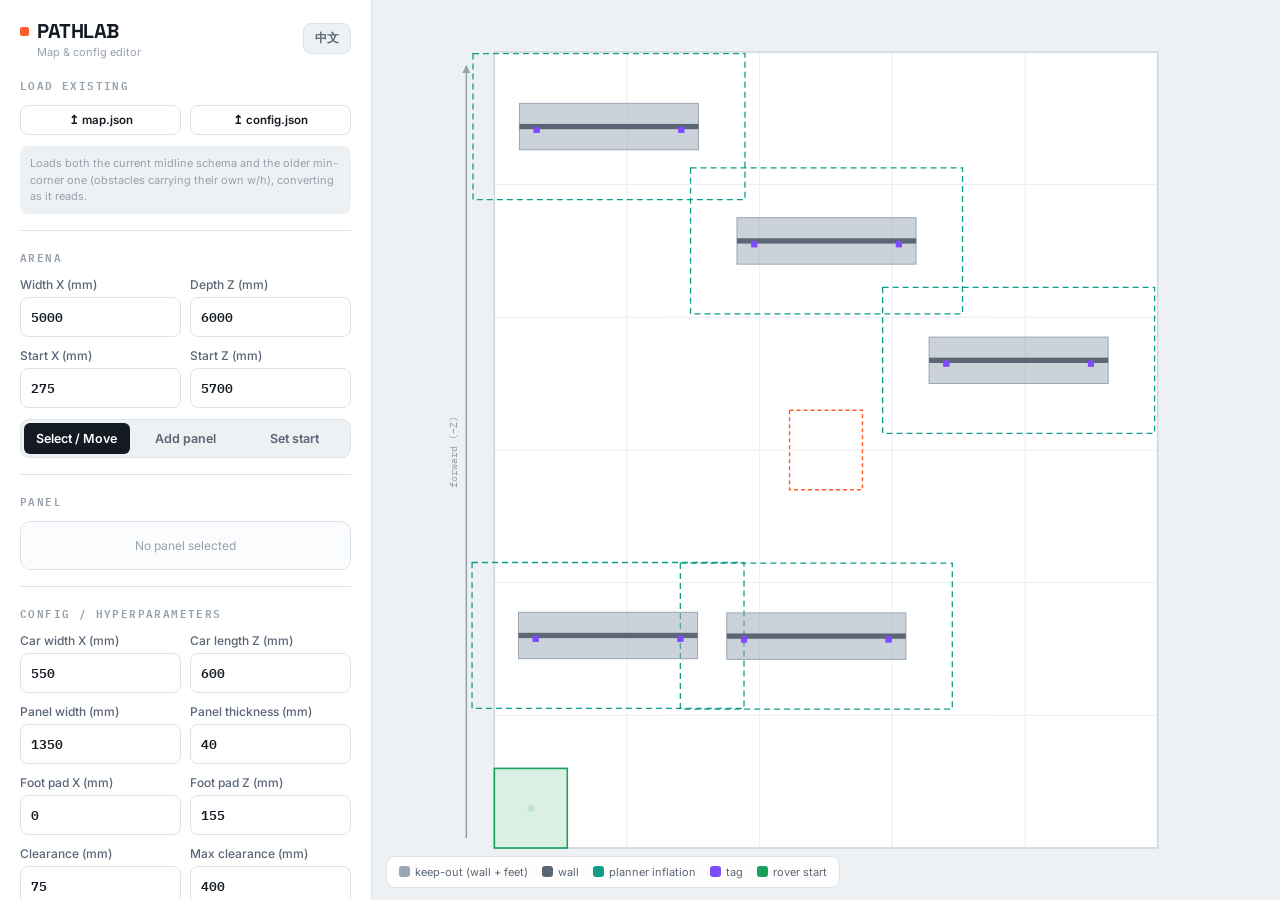
<file: tools/map_config_editor.html>
<!doctype html>
<html lang="en">
<meta charset="utf-8">
<meta name="viewport" content="width=device-width, initial-scale=1">
<title>PATHLAB · Map &amp; Config Editor</title>
<link rel="preconnect" href="https://fonts.googleapis.com">
<link rel="preconnect" href="https://fonts.gstatic.com" crossorigin>
<link href="https://fonts.googleapis.com/css2?family=Space+Grotesk:wght@500;600;700&family=Inter:wght@400;500;600&family=IBM+Plex+Mono:wght@400;500;600&display=swap" rel="stylesheet">
<style>
:root{
  --ink:#141a22;--ink-soft:#5a6675;--ink-faint:#97a1ad;
  --paper:#eef1f4;--panel:#fff;--line:#dde3ea;--line-strong:#cdd5de;
  --obs:#9aa6b4;--obs-edge:#5b6675;--keep:#0f9d8a;--accent:#ff5d2e;
  --start:#1aa05a;--tag:#7c4dff;--map:#ffffff;--warn:#c2410c;--bad:#b91c1c;
}
*{box-sizing:border-box}
html,body{margin:0;height:100%}
body{background:var(--paper);color:var(--ink);font-family:Inter,system-ui,sans-serif;
  display:grid;grid-template-columns:372px 1fr;height:100vh;overflow:hidden}
.panel{background:var(--panel);border-right:1px solid var(--line);padding:18px 20px;overflow-y:auto;display:flex;flex-direction:column;gap:16px}
.top{display:flex;align-items:center;justify-content:space-between}
.brand{display:flex;align-items:baseline;gap:8px}
.brand .dot{width:9px;height:9px;border-radius:2px;background:var(--accent);transform:translateY(-2px)}
.brand h1{font-family:"Space Grotesk";font-weight:700;font-size:20px;letter-spacing:-.5px;margin:0}
.brand p{margin:1px 0 0;font-size:11px;color:var(--ink-faint)}
.lang{border:1px solid var(--line);background:var(--paper);border-radius:8px;font:600 12px Inter;color:var(--ink-soft);padding:6px 11px;cursor:pointer}
.lang:hover{border-color:var(--line-strong)}
.sec{display:flex;flex-direction:column;gap:11px;padding-bottom:16px;border-bottom:1px solid var(--line)}
.sec:last-child{border-bottom:0}
.sec > .lbl{font-family:"IBM Plex Mono";font-size:10.5px;font-weight:600;letter-spacing:1.4px;text-transform:uppercase;color:var(--ink-faint)}
.field{display:flex;flex-direction:column;gap:5px}
.field label{font-size:12px;color:var(--ink-soft);font-weight:500}
.field input,.field select{border:1px solid var(--line);border-radius:8px;padding:8px 10px;font:600 13px "IBM Plex Mono";color:var(--ink);background:var(--panel);width:100%}
.field input:focus,.field select:focus{outline:2px solid var(--accent);outline-offset:-1px;border-color:var(--accent)}
.grid2{display:grid;grid-template-columns:1fr 1fr;gap:9px}
.grid3{display:grid;grid-template-columns:1fr 1fr 1fr;gap:8px}
.grid4{display:grid;grid-template-columns:1fr 1fr 1fr 1fr;gap:6px}
.seg{display:flex;background:var(--paper);border:1px solid var(--line);border-radius:9px;padding:3px;gap:3px}
.seg button{flex:1;border:0;background:transparent;color:var(--ink-soft);cursor:pointer;font:600 12.5px Inter;padding:8px 4px;border-radius:6px}
.seg button[aria-pressed=true]{background:var(--ink);color:#fff}
.btn{border:1px solid var(--line);background:var(--panel);color:var(--ink);font:600 12.5px Inter;padding:10px;border-radius:8px;cursor:pointer;width:100%}
.btn:hover{background:var(--paper);border-color:var(--line-strong)}
.btn.primary{background:var(--accent);border-color:var(--accent);color:#fff}
.btn.primary:hover{filter:brightness(1.06)}
.btn.dark{background:var(--ink);border-color:var(--ink);color:#fff}
.btn.dark:hover{filter:brightness(1.25)}
.btn.danger{color:var(--bad);border-color:#f0d0d0}
.btn.danger:hover{background:#fdf2f2}
.btn.sm{padding:7px;font-size:11.5px}
.selbox{border:1px solid var(--line);border-radius:10px;padding:12px;display:flex;flex-direction:column;gap:10px;background:#fbfcfd}
.selbox.empty{color:var(--ink-faint);font-size:12px;text-align:center;padding:16px}
.chk{display:flex;align-items:center;gap:8px;font-size:12px;color:var(--ink-soft);cursor:pointer}
.note{font-size:11px;line-height:1.5;color:var(--ink-faint);background:var(--paper);border-radius:8px;padding:9px 10px}
.taglist{display:flex;flex-direction:column;gap:6px;max-height:236px;overflow-y:auto}
.tagrow{display:grid;grid-template-columns:52px 1fr 1fr 1fr 58px 24px;gap:4px;align-items:center}
.tagrow input,.tagrow select{border:1px solid var(--line);border-radius:6px;padding:5px 6px;font:600 11px "IBM Plex Mono";width:100%;background:#fff}
.tagrow .x{border:0;background:transparent;color:var(--ink-faint);cursor:pointer;font-size:14px;padding:0}
.tagrow .x:hover{color:var(--bad)}
.thead{display:grid;grid-template-columns:52px 1fr 1fr 1fr 58px 24px;gap:4px;font:600 9.5px "IBM Plex Mono";letter-spacing:.6px;color:var(--ink-faint);text-transform:uppercase}
.issues{display:flex;flex-direction:column;gap:5px;font-size:11.5px;line-height:1.45}
.issue{padding:7px 9px;border-radius:7px;background:#fff7ed;color:var(--warn);border:1px solid #fed7aa}
.issue.bad{background:#fef2f2;color:var(--bad);border-color:#fecaca}
.issue.ok{background:#f0fdf4;color:#15803d;border-color:#bbf7d0}
.stage{position:relative;overflow:hidden}
canvas{width:100%;height:100%;display:block}
#cur{position:absolute;pointer-events:none;background:var(--ink);color:#fff;font:600 10.5px "IBM Plex Mono";
  padding:3px 6px;border-radius:5px;transform:translate(12px,12px);opacity:0;transition:opacity .12s}
.legend{position:absolute;left:14px;bottom:12px;display:flex;gap:14px;flex-wrap:wrap;
  background:rgba(255,255,255,.92);border:1px solid var(--line);border-radius:9px;padding:8px 12px;font-size:11px;color:var(--ink-soft)}
.legend i{display:inline-block;width:11px;height:11px;border-radius:3px;margin-right:5px;vertical-align:-1px}
.hidden{display:none}
</style>

<div class="panel">
  <div class="top">
    <div class="brand"><span class="dot"></span>
      <div><h1>PATHLAB</h1><p data-i18n="sub">Map &amp; config editor</p></div></div>
    <button class="lang" id="lang">中文</button>
  </div>

  <!-- ---------------- load ---------------- -->
  <div class="sec">
    <div class="lbl" data-i18n="load_sec">Load existing</div>
    <div class="grid2">
      <button class="btn sm" id="impMapBtn" data-i18n="imp_map">↥ map.json</button>
      <button class="btn sm" id="impCfgBtn" data-i18n="imp_cfg">↥ config.json</button>
    </div>
    <input type="file" id="impMap" accept=".json,application/json" class="hidden">
    <input type="file" id="impCfg" accept=".json,application/json" class="hidden">
    <div class="note" data-i18n="imp_note">Loads both the current midline schema and the older
      min-corner one (obstacles carrying their own w/h), converting as it reads.</div>
  </div>

  <!-- ---------------- arena ---------------- -->
  <div class="sec">
    <div class="lbl" data-i18n="map_sec">Arena</div>
    <div class="grid2">
      <div class="field"><label data-i18n="map_w">Width X (mm)</label><input type="number" id="mw" value="5000" min="500" step="100"></div>
      <div class="field"><label data-i18n="map_d">Depth Z (mm)</label><input type="number" id="md" value="6000" min="500" step="100"></div>
    </div>
    <div class="grid2">
      <div class="field"><label data-i18n="st_x">Start X (mm)</label><input type="number" id="sx" value="275" step="25"></div>
      <div class="field"><label data-i18n="st_z">Start Z (mm)</label><input type="number" id="sz" value="5700" step="25"></div>
    </div>
    <div class="seg" id="tool">
      <button data-tool="select" aria-pressed="true" data-i18n="t_select">Select / Move</button>
      <button data-tool="add" aria-pressed="false" data-i18n="t_add">Add panel</button>
      <button data-tool="start" aria-pressed="false" data-i18n="t_start">Set start</button>
    </div>
  </div>

  <!-- ---------------- selected obstacle ---------------- -->
  <div class="sec">
    <div class="lbl" data-i18n="obs_sec">Panel</div>
    <div class="selbox empty" id="selEmpty" data-i18n="no_sel">No panel selected</div>
    <div class="selbox" id="selBox" style="display:none">
      <div class="grid2">
        <div class="field"><label data-i18n="o_x">X · −x edge (mm)</label><input type="number" id="ox" step="25"></div>
        <div class="field"><label data-i18n="o_z">Z · midline (mm)</label><input type="number" id="oz" step="25"></div>
      </div>
      <div class="thead"><span data-i18n="th_id">ID</span><span>dx</span><span>dy</span><span>dz</span>
        <span data-i18n="th_face">Face</span><span></span></div>
      <div class="taglist" id="taglist"></div>
      <div class="grid2">
        <button class="btn sm" id="addTag" data-i18n="add_tag">+ Tag</button>
        <button class="btn sm" id="add2x2" data-i18n="add_2x2">+ 2×2 set</button>
      </div>
      <button class="btn danger" id="delBtn" data-i18n="del">Delete panel</button>
    </div>
  </div>

  <!-- ---------------- config ---------------- -->
  <div class="sec">
    <div class="lbl" data-i18n="cfg_sec">Config / hyperparameters</div>
    <div class="grid2">
      <div class="field"><label data-i18n="car_w">Car width X (mm)</label><input type="number" id="cw" value="550" min="10" step="10"></div>
      <div class="field"><label data-i18n="car_l">Car length Z (mm)</label><input type="number" id="cl" value="600" min="10" step="10"></div>
    </div>
    <div class="grid2">
      <div class="field"><label data-i18n="os_w">Panel width (mm)</label><input type="number" id="osw" value="1350" min="10" step="10"></div>
      <div class="field"><label data-i18n="os_h">Panel thickness (mm)</label><input type="number" id="osh" value="40" min="1" step="5"></div>
    </div>
    <div class="grid2">
      <div class="field"><label data-i18n="pad_x">Foot pad X (mm)</label><input type="number" id="padx" value="0" min="0" step="5"></div>
      <div class="field"><label data-i18n="pad_z">Foot pad Z (mm)</label><input type="number" id="padz" value="155" min="0" step="5"></div>
    </div>
    <div class="grid2">
      <div class="field"><label data-i18n="clr">Clearance (mm)</label><input type="number" id="clr" value="75" min="0" step="5"></div>
      <div class="field"><label data-i18n="maxclr">Max clearance (mm)</label><input type="number" id="maxclr" value="400" min="0" step="10"></div>
    </div>
    <div class="grid2">
      <div class="field"><label data-i18n="ctol">Clearance tol (mm)</label><input type="number" id="ctol" value="10" min="1" step="1"></div>
      <div class="field"><label data-i18n="wclr">Wall clearance (mm)</label><input type="number" id="wclr" value="0" min="0" step="5"></div>
    </div>
    <div class="grid2">
      <div class="field"><label data-i18n="tp">Turn penalty (mm)</label><input type="number" id="tp" value="1500" min="0" step="100"></div>
      <div class="field"><label data-i18n="tsz">Tag size (mm)</label><input type="number" id="tsz" value="190" min="10" step="5"></div>
    </div>
    <label class="chk"><input type="checkbox" id="preview" checked> <span data-i18n="prev">Preview car &amp; keep-out</span></label>
  </div>

  <!-- ---------------- checks ---------------- -->
  <div class="sec">
    <div class="lbl" data-i18n="chk_sec">Checks</div>
    <div class="issues" id="issues"></div>
  </div>

  <!-- ---------------- export ---------------- -->
  <div class="sec">
    <div class="lbl" data-i18n="exp_sec">Export</div>
    <button class="btn primary" id="expMap" data-i18n="exp_map">⬇ Export map.json</button>
    <button class="btn dark" id="expCfg" data-i18n="exp_cfg">⬇ Export config.json</button>
    <div class="note" data-i18n="note">X = left/right (right +). Z = forward/back; the rover faces
      −Z, so its camera sees panel faces on the +Z side. A panel is anchored at its −x edge on the
      z MIDLINE, and every panel shares one size. Tag dx/dy/dz are measured from the panel's
      ground-centre: dy is height above the floor. All values in millimetres.</div>
  </div>
</div>

<div class="stage">
  <canvas id="cv"></canvas>
  <div id="cur"></div>
  <div class="legend">
    <span><i style="background:var(--obs)"></i><span data-i18n="lg_keep">keep-out (wall + feet)</span></span>
    <span><i style="background:var(--obs-edge)"></i><span data-i18n="lg_wall">wall</span></span>
    <span><i style="background:var(--keep)"></i><span data-i18n="lg_infl">planner inflation</span></span>
    <span><i style="background:var(--tag)"></i><span data-i18n="lg_tag">tag</span></span>
    <span><i style="background:var(--start)"></i><span data-i18n="lg_start">rover start</span></span>
  </div>
</div>

<script>
"use strict";
/* ---------------------------------------------------------------------------
   Schema this tool reads and writes (must match the running codebase):

   config.json                          map.json
     car:{width,length}                   size:{width,depth}
     obstacle_size:{w,h}   <- the WALL    obstacles:[{x,z,tags:[...]}]
     obstacle_pad:{x,z}    <- the FEET      x = the panel's -x edge
     clearance                              z = the panel's z MIDLINE
     max_clearance                        rover_start:{x,z}
     clearance_tolerance                  tag_size_mm
     wall_clearance
     turn_penalty

   Obstacles no longer carry w/h: every panel is the same size, held once in
   config.json. The collision box the planner avoids is the wall grown by the
   foot pad; the bare wall is what the camera sees and what tags are stuck to.
   A tag's world position is (x + W/2 + dx, dy, z + dz).
--------------------------------------------------------------------------- */

const I18N={
  sub:{en:"Map & config editor",zh:"地图与配置编辑器"},
  load_sec:{en:"Load existing",zh:"载入现有文件"},
  imp_map:{en:"↥ map.json",zh:"↥ map.json"},
  imp_cfg:{en:"↥ config.json",zh:"↥ config.json"},
  imp_note:{en:"Loads both the current midline schema and the older min-corner one (obstacles carrying their own w/h), converting as it reads.",
            zh:"同时支持当前的中线格式与旧的最小角格式（障碍自带 w/h），载入时自动转换。"},
  map_sec:{en:"Arena",zh:"场地"},
  map_w:{en:"Width X (mm)",zh:"宽度 X (mm)"},
  map_d:{en:"Depth Z (mm)",zh:"纵深 Z (mm)"},
  st_x:{en:"Start X (mm)",zh:"起点 X (mm)"},
  st_z:{en:"Start Z (mm)",zh:"起点 Z (mm)"},
  t_select:{en:"Select / Move",zh:"选择 / 移动"},
  t_add:{en:"Add panel",zh:"添加挡板"},
  t_start:{en:"Set start",zh:"设置起点"},
  obs_sec:{en:"Panel",zh:"挡板"},
  no_sel:{en:"No panel selected",zh:"未选中挡板"},
  o_x:{en:"X · −x edge (mm)",zh:"X · −x 边 (mm)"},
  o_z:{en:"Z · midline (mm)",zh:"Z · 中线 (mm)"},
  th_id:{en:"ID",zh:"编号"},th_face:{en:"Face",zh:"朝向"},
  add_tag:{en:"+ Tag",zh:"+ 标签"},
  add_2x2:{en:"+ 2×2 set",zh:"+ 2×2 组"},
  del:{en:"Delete panel",zh:"删除挡板"},
  cfg_sec:{en:"Config / hyperparameters",zh:"配置 / 超参数"},
  car_w:{en:"Car width X (mm)",zh:"车宽 X (mm)"},
  car_l:{en:"Car length Z (mm)",zh:"车长 Z (mm)"},
  os_w:{en:"Panel width (mm)",zh:"挡板宽 (mm)"},
  os_h:{en:"Panel thickness (mm)",zh:"挡板厚 (mm)"},
  pad_x:{en:"Foot pad X (mm)",zh:"支脚外扩 X (mm)"},
  pad_z:{en:"Foot pad Z (mm)",zh:"支脚外扩 Z (mm)"},
  clr:{en:"Clearance (mm)",zh:"扩张边界 (mm)"},
  maxclr:{en:"Max clearance (mm)",zh:"最大扩张 (mm)"},
  ctol:{en:"Clearance tol (mm)",zh:"扩张搜索精度 (mm)"},
  wclr:{en:"Wall clearance (mm)",zh:"墙面余量 (mm)"},
  tp:{en:"Turn penalty (mm)",zh:"转弯惩罚 (mm)"},
  tsz:{en:"Tag size (mm)",zh:"标签边长 (mm)"},
  prev:{en:"Preview car & keep-out",zh:"预览车体与禁入区"},
  chk_sec:{en:"Checks",zh:"检查"},
  exp_sec:{en:"Export",zh:"导出"},
  exp_map:{en:"⬇ Export map.json",zh:"⬇ 导出 map.json"},
  exp_cfg:{en:"⬇ Export config.json",zh:"⬇ 导出 config.json"},
  note:{en:"X = left/right (right +). Z = forward/back; the rover faces −Z, so its camera sees panel faces on the +Z side. A panel is anchored at its −x edge on the z MIDLINE, and every panel shares one size. Tag dx/dy/dz are measured from the panel's ground-centre: dy is height above the floor. All values in millimetres.",
        zh:"X = 左右（右为正）。Z = 前后；车头朝 −Z，相机看到的是挡板 +Z 一侧。挡板以 −x 边、z 中线定位，所有挡板共用同一尺寸。标签 dx/dy/dz 相对挡板底面中心，dy 为离地高度。单位均为毫米。"},
  lg_keep:{en:"keep-out (wall + feet)",zh:"禁入区（板+支脚）"},
  lg_wall:{en:"wall",zh:"板面"},
  lg_infl:{en:"planner inflation",zh:"规划扩张"},
  lg_tag:{en:"tag",zh:"标签"},
  lg_start:{en:"rover start",zh:"车辆起点"},
  fwd:{en:"forward (−Z)",zh:"前 (−Z)"},
  ok:{en:"No problems found.",zh:"未发现问题。"},
};
let lang="en";
function applyLang(){
  document.querySelectorAll("[data-i18n]").forEach(el=>{el.innerHTML=I18N[el.dataset.i18n][lang];});
  document.documentElement.lang=lang;
  document.getElementById("lang").textContent=lang==="en"?"中文":"EN";
  dirty=true;refreshTags();validate();
}
document.getElementById("lang").onclick=()=>{lang=lang==="en"?"zh":"en";applyLang();};

// ---------------------------------------------------------------- state
const cv=document.getElementById("cv"),ctx=cv.getContext("2d");
let W=0,H=0,DPR=1,scale=1,offx=0,offy=0,dirty=true;
const map={width:5000,depth:6000,obstacles:[],start:{x:275,z:5700},tagSize:190};
const cfg={cw:550,cl:600,osw:1350,osh:40,padx:0,padz:155,
           clr:75,maxclr:400,ctol:10,wclr:0,tp:1500};
let tool="select",selected=-1,preview=true;

// The 20 best-separated DICT_4X4_50 ids (max-min Hamming distance over all
// rotations). Using these rather than 0..19 buys real error-correction margin.
const GOOD_IDS=[0,1,2,3,4,5,6,7,8,9,10,11,12,13,14,15,17,18,22,35];

function demo(){
  map.obstacles=[
    {x:182,z:4398,tags:[]},{x:1752,z:4403,tags:[]},{x:3277,z:2324,tags:[]},
    {x:1829,z:1424,tags:[]},{x:189,z:562,tags:[]}];
  map.obstacles.forEach((o,i)=>add2x2(o,i*4));
}
// ---- geometry helpers (mirror rectilinear_mm.obstacle_boxes) ----
function wallRect(o){return {x:o.x,z:o.z-cfg.osh/2,w:cfg.osw,h:cfg.osh};}
function keepRect(o){const r=wallRect(o);
  return {x:r.x-cfg.padx,z:r.z-cfg.padz,w:r.w+2*cfg.padx,h:r.h+2*cfg.padz};}
function tagWorld(o,t){return {x:o.x+cfg.osw/2+(+t.dx||0), z:o.z+(+t.dz||0), y:+t.dy||0};}

function add2x2(o,base){
  // Tags are stuck to the WALL, not to the stabiliser feet: the feet sit at the
  // panel ends (an H in plan), leaving the middle of the face exposed. So the
  // default dz is the wall half-thickness plus a few mm for the mount, NOT the
  // foot pad — putting it on the foot line would place every tag ~150 mm
  // behind where it physically is.
  const dz=Math.round(cfg.osh/2+5);
  const dx=Math.min(550,Math.max(50,cfg.osw/2-map.tagSize/2-35));
  o.tags=[{id:base+0,dx:-dx,dy:1500,dz:dz,facing:"+z"},
          {id:base+1,dx: dx,dy:1500,dz:dz,facing:"+z"},
          {id:base+2,dx:-dx,dy:1000,dz:dz,facing:"+z"},
          {id:base+3,dx: dx,dy:1000,dz:dz,facing:"+z"}];
}
function nextFreeIds(n){
  const used=new Set();map.obstacles.forEach(o=>o.tags.forEach(t=>used.add(+t.id)));
  const out=[];for(const id of GOOD_IDS){if(out.length>=n)break;if(!used.has(id))out.push(id);}
  let k=0;while(out.length<n){if(!used.has(k)&&!out.includes(k))out.push(k);k++;}
  return out;
}

// ---------------------------------------------------------------- canvas
function fit(){const pad=52;scale=Math.min((W-2*pad)/map.width,(H-2*pad)/map.depth);
  offx=(W-map.width*scale)/2;offy=(H-map.depth*scale)/2;}
function resize(){const r=cv.getBoundingClientRect();DPR=window.devicePixelRatio||1;
  const first=W===0;W=r.width;H=r.height;cv.width=W*DPR;cv.height=H*DPR;ctx.setTransform(DPR,0,0,DPR,0,0);
  if(first){demo();syncInputs();}
  fit();dirty=true;}
const X=x=>offx+x*scale, Z=z=>offy+z*scale, iX=p=>(p-offx)/scale, iZ=p=>(p-offy)/scale;
const cc={};function getC(v){return cc[v]||(cc[v]=getComputedStyle(document.documentElement).getPropertyValue(v).trim());}

function draw(){
  ctx.clearRect(0,0,W,H);
  ctx.fillStyle="#ffffff";ctx.fillRect(X(0),Z(0),map.width*scale,map.depth*scale);
  ctx.strokeStyle="#eaeef2";ctx.lineWidth=1;ctx.beginPath();
  for(let x=0;x<=map.width;x+=1000){ctx.moveTo(X(x),Z(0));ctx.lineTo(X(x),Z(map.depth));}
  for(let z=0;z<=map.depth;z+=1000){ctx.moveTo(X(0),Z(z));ctx.lineTo(X(map.width),Z(z));}ctx.stroke();
  ctx.strokeStyle=getC("--line-strong");ctx.lineWidth=1.5;
  ctx.strokeRect(X(0),Z(0),map.width*scale,map.depth*scale);

  // forward arrow (the rover drives toward -Z)
  ctx.strokeStyle=getC("--ink-faint");ctx.fillStyle=getC("--ink-faint");ctx.lineWidth=1.5;
  const ax=X(0)-28,a0=Z(map.depth)-10,a1=Z(0)+14;
  if(ax>6){ctx.beginPath();ctx.moveTo(ax,a0);ctx.lineTo(ax,a1);ctx.stroke();
    ctx.beginPath();ctx.moveTo(ax,a1-1);ctx.lineTo(ax-4,a1+7);ctx.lineTo(ax+4,a1+7);ctx.closePath();ctx.fill();
    ctx.save();ctx.translate(ax-9,(a0+a1)/2);ctx.rotate(-Math.PI/2);ctx.font='10px "IBM Plex Mono"';
    ctx.textAlign="center";ctx.fillText(I18N.fwd[lang],0,0);ctx.restore();}

  // planner inflation = keep-out grown by car half-extent + clearance
  if(preview){const mx=cfg.cw/2+cfg.clr,mz=cfg.cl/2+cfg.clr;
    ctx.strokeStyle=getC("--keep");ctx.lineWidth=1.3;ctx.setLineDash([6,4]);
    for(const o of map.obstacles){const k=keepRect(o);
      ctx.strokeRect(X(k.x-mx),Z(k.z-mz),(k.w+2*mx)*scale,(k.h+2*mz)*scale);}
    ctx.setLineDash([]);}

  for(let i=0;i<map.obstacles.length;i++){
    const o=map.obstacles[i],k=keepRect(o),w=wallRect(o);
    ctx.fillStyle=getC("--obs");ctx.globalAlpha=.5;
    ctx.fillRect(X(k.x),Z(k.z),k.w*scale,k.h*scale);ctx.globalAlpha=1;
    ctx.strokeStyle=getC("--obs");ctx.lineWidth=1;
    ctx.strokeRect(X(k.x),Z(k.z),k.w*scale,k.h*scale);
    // the wall itself, drawn solid so it reads as the surface the camera sees
    ctx.fillStyle=getC("--obs-edge");
    ctx.fillRect(X(w.x),Z(w.z),w.w*scale,Math.max(2,w.h*scale));
    // tags
    for(const t of o.tags){const p=tagWorld(o,t);
      ctx.fillStyle=getC("--tag");
      ctx.fillRect(X(p.x)-3,Z(p.z)-3,6,6);}
    if(i===selected){ctx.strokeStyle=getC("--accent");ctx.lineWidth=2;
      ctx.strokeRect(X(k.x)-2.5,Z(k.z)-2.5,k.w*scale+5,k.h*scale+5);}
  }

  // rover start + footprint
  const s=map.start;
  ctx.fillStyle="rgba(26,160,90,.16)";ctx.strokeStyle=getC("--start");ctx.lineWidth=1.6;
  ctx.fillRect(X(s.x-cfg.cw/2),Z(s.z-cfg.cl/2),cfg.cw*scale,cfg.cl*scale);
  ctx.strokeRect(X(s.x-cfg.cw/2),Z(s.z-cfg.cl/2),cfg.cw*scale,cfg.cl*scale);
  ctx.beginPath();ctx.arc(X(s.x),Z(s.z),3.5,0,Math.PI*2);ctx.fill();

  if(preview){const cx=map.width/2,cz=map.depth/2;
    ctx.fillStyle="rgba(255,93,46,.14)";ctx.strokeStyle=getC("--accent");ctx.lineWidth=1.4;
    ctx.setLineDash([4,3]);
    ctx.strokeRect(X(cx-cfg.cw/2),Z(cz-cfg.cl/2),cfg.cw*scale,cfg.cl*scale);ctx.setLineDash([]);}
}

// ---------------------------------------------------------------- interaction
let drag=null;
function pt(e){const r=cv.getBoundingClientRect();return {x:e.clientX-r.left,y:e.clientY-r.top};}
function obsAt(mx,mz){for(let i=map.obstacles.length-1;i>=0;i--){const k=keepRect(map.obstacles[i]);
  if(mx>=k.x&&mx<=k.x+k.w&&mz>=k.z&&mz<=k.z+k.h)return i;}return -1;}
cv.addEventListener("pointerdown",e=>{cv.setPointerCapture(e.pointerId);
  const p=pt(e),mx=iX(p.x),mz=iZ(p.y);
  if(tool==="start"){map.start.x=Math.round(mx);map.start.z=Math.round(mz);
    drag={t:"start"};syncInputs();dirty=true;return;}
  if(tool==="add"){
    const o={x:Math.round(mx-cfg.osw/2),z:Math.round(mz),tags:[]};
    const ids=nextFreeIds(4);add2x2(o,0);o.tags.forEach((t,j)=>t.id=ids[j]);
    map.obstacles.push(o);selected=map.obstacles.length-1;
    drag={t:"move",i:selected,dx:mx-o.x,dz:mz-o.z};dirty=true;refreshTags();validate();return;}
  const i=obsAt(mx,mz);selected=i;dirty=true;refreshTags();
  if(i>=0){const o=map.obstacles[i];drag={t:"move",i,dx:mx-o.x,dz:mz-o.z};}});
cv.addEventListener("pointermove",e=>{const p=pt(e),mx=iX(p.x),mz=iZ(p.y);
  const c=document.getElementById("cur");c.style.opacity=1;c.style.left=p.x+"px";c.style.top=p.y+"px";
  c.textContent=`x ${Math.round(mx)}  z ${Math.round(mz)}`;
  if(!drag)return;
  if(drag.t==="start"){map.start.x=Math.round(mx);map.start.z=Math.round(mz);syncInputs();}
  else{const o=map.obstacles[drag.i];o.x=Math.round(mx-drag.dx);o.z=Math.round(mz-drag.dz);syncInputs();}
  dirty=true;});
function endDrag(){if(drag)validate();drag=null;dirty=true;}
cv.addEventListener("pointerup",endDrag);cv.addEventListener("pointercancel",endDrag);
cv.addEventListener("pointerleave",()=>document.getElementById("cur").style.opacity=0);
window.addEventListener("keydown",e=>{
  if((e.key==="Delete"||e.key==="Backspace")&&selected>=0&&document.activeElement.tagName!=="INPUT"){
    map.obstacles.splice(selected,1);selected=-1;dirty=true;refreshTags();validate();}});
document.getElementById("tool").addEventListener("click",e=>{
  const b=e.target.closest("button[data-tool]");if(!b)return;
  tool=b.dataset.tool;
  [...document.querySelectorAll("#tool button")].forEach(x=>x.setAttribute("aria-pressed",x===b));});

// ---------------------------------------------------------------- panel <-> state
function num(id){return parseFloat(document.getElementById(id).value)||0;}
function syncInputs(){
  document.getElementById("mw").value=Math.round(map.width);
  document.getElementById("md").value=Math.round(map.depth);
  document.getElementById("sx").value=Math.round(map.start.x);
  document.getElementById("sz").value=Math.round(map.start.z);
  document.getElementById("tsz").value=map.tagSize;
  const F={cw:"cw",cl:"cl",osw:"osw",osh:"osh",padx:"padx",padz:"padz",
           clr:"clr",maxclr:"maxclr",ctol:"ctol",wclr:"wclr",tp:"tp"};
  for(const k in F)document.getElementById(F[k]).value=cfg[k];
  if(selected>=0){const o=map.obstacles[selected];
    document.getElementById("ox").value=Math.round(o.x);
    document.getElementById("oz").value=Math.round(o.z);}
}
function bindNum(id,set){document.getElementById(id).addEventListener("input",()=>{
  set(num(id));dirty=true;validate();});}
bindNum("mw",v=>{map.width=Math.max(500,v);fit();});
bindNum("md",v=>{map.depth=Math.max(500,v);fit();});
bindNum("sx",v=>map.start.x=v); bindNum("sz",v=>map.start.z=v);
bindNum("tsz",v=>map.tagSize=Math.max(10,v));
["cw","cl","osw","osh","padx","padz","clr","maxclr","ctol","wclr","tp"]
  .forEach(k=>bindNum(k,v=>cfg[k]=v));
bindNum("ox",v=>{if(selected>=0)map.obstacles[selected].x=v;});
bindNum("oz",v=>{if(selected>=0)map.obstacles[selected].z=v;});
document.getElementById("preview").addEventListener("change",e=>{preview=e.target.checked;dirty=true;});
document.getElementById("delBtn").onclick=()=>{
  if(selected<0)return;map.obstacles.splice(selected,1);selected=-1;dirty=true;refreshTags();validate();};

// ---------------------------------------------------------------- tag editor
function refreshTags(){
  const box=document.getElementById("selBox"),empty=document.getElementById("selEmpty");
  if(selected<0){box.style.display="none";empty.style.display="";return;}
  box.style.display="";empty.style.display="none";
  const o=map.obstacles[selected],list=document.getElementById("taglist");
  list.innerHTML="";
  o.tags.forEach((t,j)=>{
    const row=document.createElement("div");row.className="tagrow";
    row.innerHTML=
      `<input type="number" value="${t.id}" step="1" min="0" data-f="id">`+
      `<input type="number" value="${t.dx}" step="5" data-f="dx">`+
      `<input type="number" value="${t.dy}" step="10" data-f="dy">`+
      `<input type="number" value="${t.dz}" step="5" data-f="dz">`+
      `<select data-f="facing">`+
        ["+z","-z","+x","-x"].map(f=>`<option${f===t.facing?" selected":""}>${f}</option>`).join("")+
      `</select><button class="x" title="remove">×</button>`;
    row.querySelectorAll("[data-f]").forEach(el=>el.addEventListener("input",()=>{
      const f=el.dataset.f;t[f]=(f==="facing")?el.value:(parseFloat(el.value)||0);
      dirty=true;validate();}));
    row.querySelector(".x").onclick=()=>{o.tags.splice(j,1);refreshTags();dirty=true;validate();};
    list.appendChild(row);});
  syncInputs();
}
document.getElementById("addTag").onclick=()=>{
  if(selected<0)return;const o=map.obstacles[selected];
  o.tags.push({id:nextFreeIds(1)[0],dx:0,dy:1200,dz:Math.round(cfg.osh/2+5),facing:"+z"});
  refreshTags();dirty=true;validate();};
document.getElementById("add2x2").onclick=()=>{
  if(selected<0)return;const o=map.obstacles[selected];
  const ids=nextFreeIds(4);add2x2(o,0);o.tags.forEach((t,j)=>t.id=ids[j]);
  refreshTags();dirty=true;validate();};

// ---------------------------------------------------------------- validation
function validate(){
  const out=[],add=(m,bad)=>out.push({m,bad:!!bad});
  const hw=cfg.cw/2,hl=cfg.cl/2;

  // duplicate tag ids — build_tag_table raises outright on these
  const seen=new Map();
  map.obstacles.forEach((o,i)=>o.tags.forEach(t=>{
    const k=+t.id;if(seen.has(k))add(`Tag id ${k} is used on panels ${seen.get(k)} and ${i}`,true);
    else seen.set(k,i);}));

  map.obstacles.forEach((o,i)=>{
    const k=keepRect(o);
    if(k.x<0||k.z<0||k.x+k.w>map.width||k.z+k.h>map.depth)
      add(`Panel ${i} keep-out extends outside the arena`,true);
    o.tags.forEach(t=>{
      // a tag must physically fit on the face it is stuck to
      const half=map.tagSize/2;
      if(Math.abs(+t.dx)+half>cfg.osw/2)
        add(`Panel ${i} tag ${t.id}: |dx| ${Math.abs(+t.dx)} + ${half} overhangs the ${cfg.osw} mm face`);
      if((+t.dy)-half<0) add(`Panel ${i} tag ${t.id}: dy ${t.dy} puts the tag through the floor`);
      // facing must be explicit when dz does not sit at a half-extent, or the
      // loader's inference can pick the wrong face
      const near=Math.abs(Math.abs(+t.dz)-(cfg.osh/2+cfg.padz))<40||Math.abs(Math.abs(+t.dz)-cfg.osh/2)<40;
      if(!near&&!t.facing) add(`Panel ${i} tag ${t.id}: dz ${t.dz} is not near a face — set facing explicitly`);
    });
    for(let j=i+1;j<map.obstacles.length;j++){const b=keepRect(map.obstacles[j]);
      if(k.x<b.x+b.w&&b.x<k.x+k.w&&k.z<b.z+b.h&&b.z<k.z+k.h)
        add(`Panels ${i} and ${j} overlap`,true);}
  });

  // rover start must be legal or the planner refuses every route from it
  const s=map.start;
  if(s.x-hw<0||s.z-hl<0||s.x+hw>map.width||s.z+hl>map.depth)
    add(`Rover start footprint sticks out of the arena by ${Math.round(Math.max(hw-s.x,hl-s.z,s.x+hw-map.width,s.z+hl-map.depth))} mm`);
  map.obstacles.forEach((o,i)=>{const k=keepRect(o);
    if(s.x+hw>k.x-cfg.clr&&s.x-hw<k.x+k.w+cfg.clr&&s.z+hl>k.z-cfg.clr&&s.z-hl<k.z+k.h+cfg.clr)
      add(`Rover start is inside panel ${i}'s clearance zone`,true);});

  if(cfg.maxclr<cfg.clr) add("max_clearance is below clearance — the widening search is disabled");
  if(cfg.osh+2*cfg.padz<=0) add("Panel thickness + foot pad is zero",true);

  const box=document.getElementById("issues");box.innerHTML="";
  if(!out.length){const d=document.createElement("div");d.className="issue ok";
    d.textContent=I18N.ok[lang];box.appendChild(d);return;}
  out.forEach(o=>{const d=document.createElement("div");
    d.className="issue"+(o.bad?" bad":"");d.textContent=o.m;box.appendChild(d);});
}

// ---------------------------------------------------------------- import
function readJSON(input,cb){input.addEventListener("change",()=>{
  const f=input.files&&input.files[0];if(!f)return;
  const r=new FileReader();
  r.onload=()=>{try{cb(JSON.parse(r.result));}catch(err){alert("Could not parse JSON: "+err.message);}
    input.value="";};
  r.readAsText(f);});}
document.getElementById("impMapBtn").onclick=()=>document.getElementById("impMap").click();
document.getElementById("impCfgBtn").onclick=()=>document.getElementById("impCfg").click();

readJSON(document.getElementById("impMap"),j=>{
  if(j.size){map.width=+j.size.width||map.width;map.depth=+j.size.depth||map.depth;}
  if(j.rover_start){map.start={x:+j.rover_start.x||0,z:+j.rover_start.z||0};}
  if(j.tag_size_mm)map.tagSize=+j.tag_size_mm;
  const obs=j.obstacles||[];
  // Legacy min-corner files carry w/h per obstacle; the current schema does
  // not. Convert as we read: z_mid = z_min + h/2, and adopt the size globally.
  const legacy=obs.length&&("w" in obs[0]);
  if(legacy){cfg.osw=+obs[0].w||cfg.osw;
    // a legacy box already described the full footprint (wall + feet), so treat
    // it as the keep-out and keep the wall thin unless the user says otherwise
    const full=+obs[0].h||cfg.osh;
    if(full>cfg.osh)cfg.padz=Math.max(0,(full-cfg.osh)/2);}
  map.obstacles=obs.map(o=>{
    const zMid=legacy?(+o.z+(+o.h||0)/2):+o.z;
    return {x:+o.x,z:zMid,
            tags:(o.tags||[]).map(t=>({id:+t.id,dx:+t.dx||0,dy:+t.dy||0,dz:+t.dz||0,
                                       facing:t.facing||"+z"}))};});
  selected=-1;fit();syncInputs();refreshTags();validate();dirty=true;});

readJSON(document.getElementById("impCfg"),j=>{
  if(j.car){cfg.cw=+j.car.width||cfg.cw;cfg.cl=+j.car.length||cfg.cl;}
  if(j.obstacle_size){cfg.osw=+j.obstacle_size.w||cfg.osw;cfg.osh=+j.obstacle_size.h||cfg.osh;}
  if(j.obstacle_pad){cfg.padx=+j.obstacle_pad.x||0;cfg.padz=+j.obstacle_pad.z||0;}
  if(j.clearance!=null)cfg.clr=+j.clearance;
  if(j.max_clearance!=null)cfg.maxclr=+j.max_clearance;
  if(j.clearance_tolerance!=null)cfg.ctol=+j.clearance_tolerance;
  if(j.wall_clearance!=null)cfg.wclr=+j.wall_clearance;
  if(j.turn_penalty!=null)cfg.tp=+j.turn_penalty;
  syncInputs();validate();dirty=true;});

// ---------------------------------------------------------------- export
function download(name,obj){
  const blob=new Blob([JSON.stringify(obj,null,2)+"\n"],{type:"application/json"});
  const a=document.createElement("a");a.href=URL.createObjectURL(blob);a.download=name;a.click();
  URL.revokeObjectURL(a.href);}

document.getElementById("expMap").onclick=()=>download("map.json",{
  format:"pathlab-map",version:1,units:"mm",
  size:{width:Math.round(map.width),depth:Math.round(map.depth)},
  // obstacles carry NO w/h: the size lives once in config.json, and (x, z) is
  // the -x edge on the z midline.
  obstacles:map.obstacles.map(o=>({
    x:Math.round(o.x),z:Math.round(o.z),
    tags:o.tags.map(t=>({id:Math.round(+t.id),dx:Math.round(+t.dx),
                         dy:Math.round(+t.dy),dz:Math.round(+t.dz),
                         facing:t.facing||"+z"}))})),
  rover_start:{x:Math.round(map.start.x),z:Math.round(map.start.z)},
  tag_size_mm:Math.round(map.tagSize)});

document.getElementById("expCfg").onclick=()=>download("config.json",{
  format:"pathlab-config",version:1,units:"mm",
  car:{width:Math.round(cfg.cw),length:Math.round(cfg.cl)},
  obstacle_size:{w:Math.round(cfg.osw),h:Math.round(cfg.osh)},
  obstacle_pad:{x:Math.round(cfg.padx),z:Math.round(cfg.padz)},
  clearance:Math.round(cfg.clr),
  max_clearance:Math.round(cfg.maxclr),
  clearance_tolerance:Math.round(cfg.ctol),
  wall_clearance:Math.round(cfg.wclr),
  turn_penalty:Math.round(cfg.tp)});

// ---------------------------------------------------------------- boot
function loop(){if(dirty){dirty=false;}draw();requestAnimationFrame(loop);}
window.addEventListener("resize",resize);
resize();applyLang();refreshTags();validate();requestAnimationFrame(loop);
</script>
</html>
</file>
